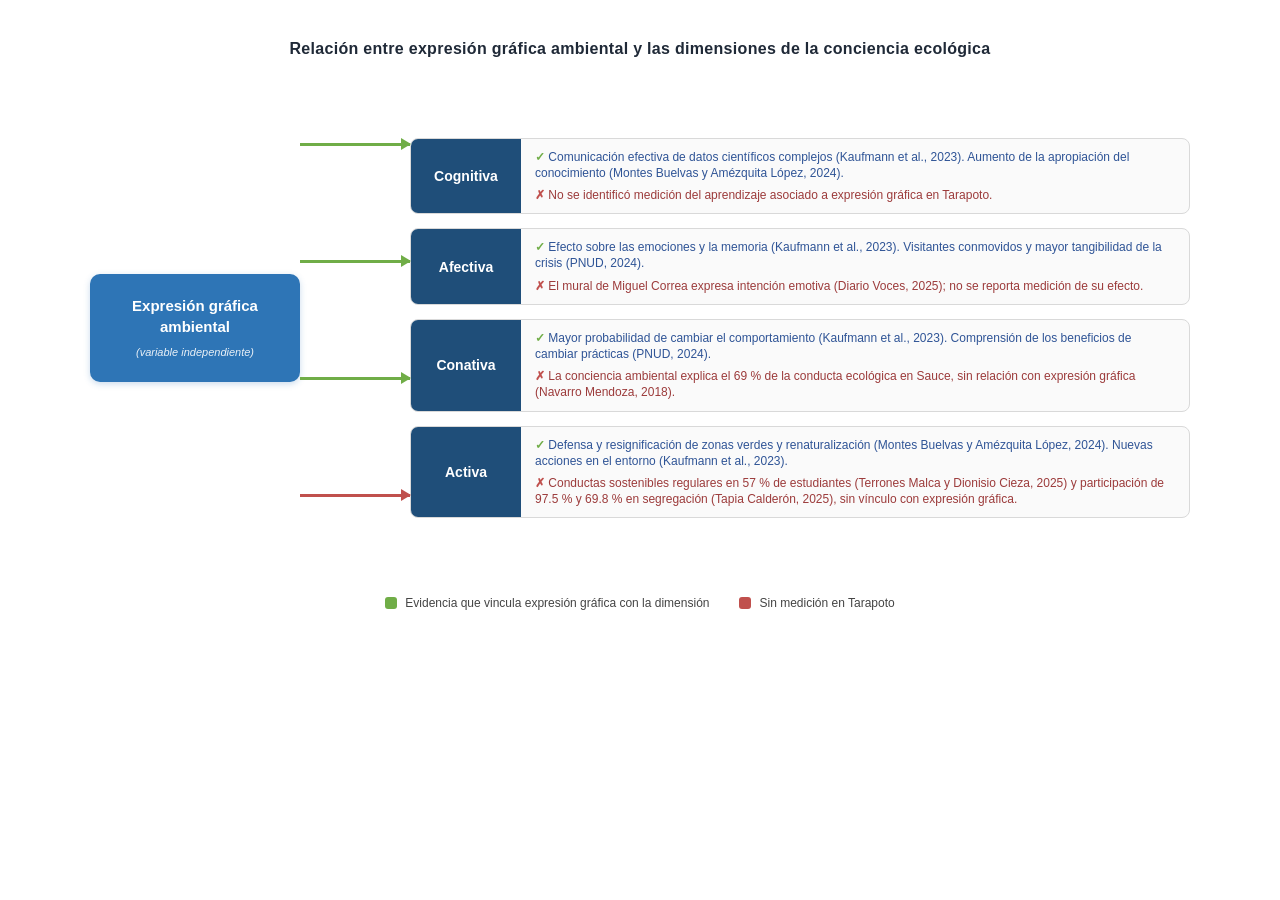
<file: js/figura4.html>
<!DOCTYPE html>
<html lang="es">
<head>
<meta charset="UTF-8">
<title>Figura 4 - Evidencia por dimensión</title>
<style>
  * { box-sizing: border-box; margin: 0; padding: 0; }
  body {
    font-family: 'Calibri', 'Segoe UI', Arial, sans-serif;
    background: #FFFFFF;
    padding: 40px 30px;
    display: flex;
    justify-content: center;
  }
  .canvas {
    width: 1100px;
    background: #FFFFFF;
  }
  .title {
    text-align: center;
    font-size: 16px;
    font-weight: 700;
    color: #1F2937;
    margin-bottom: 30px;
    letter-spacing: 0.3px;
  }
  .container {
    display: flex;
    align-items: center;
    gap: 0;
  }
  /* Caja izquierda: variable independiente */
  .variable-box {
    width: 210px;
    background: #2E75B6;
    color: #FFFFFF;
    border-radius: 10px;
    padding: 22px 16px;
    text-align: center;
    font-weight: 700;
    font-size: 15px;
    line-height: 1.35;
    box-shadow: 0 2px 6px rgba(46,117,182,0.25);
    flex-shrink: 0;
  }
  .variable-box small {
    display: block;
    font-size: 11px;
    font-weight: 400;
    margin-top: 8px;
    opacity: 0.9;
    font-style: italic;
  }
  /* Zona de flechas */
  .arrows {
    width: 110px;
    position: relative;
    height: 480px;
    flex-shrink: 0;
  }
  .arrow {
    position: absolute;
    left: 0;
    width: 100%;
    height: 2.5px;
    background: #70AD47;
  }
  .arrow::after {
    content: '';
    position: absolute;
    right: -1px;
    top: -5px;
    width: 0;
    height: 0;
    border-left: 10px solid #70AD47;
    border-top: 6px solid transparent;
    border-bottom: 6px solid transparent;
  }
  .arrow.red { background: #C0504D; }
  .arrow.red::after { border-left-color: #C0504D; }
  /* Cajas de dimensiones */
  .dimensions {
    flex: 1;
    display: flex;
    flex-direction: column;
    gap: 14px;
  }
  .dim {
    display: flex;
    border-radius: 8px;
    overflow: hidden;
    border: 1.5px solid #D9D9D9;
    background: #FAFAFA;
  }
  .dim-name {
    width: 110px;
    background: #1F4E79;
    color: #FFFFFF;
    display: flex;
    align-items: center;
    justify-content: center;
    font-weight: 700;
    font-size: 14px;
    text-align: center;
    padding: 10px 6px;
    flex-shrink: 0;
  }
  .dim-content {
    flex: 1;
    padding: 10px 14px;
    display: flex;
    flex-direction: column;
    gap: 6px;
  }
  .row-intl {
    font-size: 12px;
    color: #2F5496;
    line-height: 1.35;
  }
  .row-intl::before {
    content: '✓ ';
    color: #70AD47;
    font-weight: 700;
  }
  .row-tarapoto {
    font-size: 12px;
    color: #9C3B3B;
    line-height: 1.35;
  }
  .row-tarapoto::before {
    content: '✗ ';
    color: #C0504D;
    font-weight: 700;
  }
  /* Leyenda */
  .legend {
    margin-top: 28px;
    display: flex;
    justify-content: center;
    gap: 30px;
    font-size: 12px;
    color: #444;
  }
  .legend span {
    display: flex;
    align-items: center;
    gap: 8px;
  }
  .dot {
    width: 12px;
    height: 12px;
    border-radius: 3px;
  }
  .dot.green { background: #70AD47; }
  .dot.red { background: #C0504D; }
</style>
</head>
<body>

<div class="canvas">
  <div class="title">Relación entre expresión gráfica ambiental y las dimensiones de la conciencia ecológica</div>

  <div class="container">
    <!-- Caja variable independiente -->
    <div class="variable-box">
      Expresión gráfica ambiental
      <small>(variable independiente)</small>
    </div>

    <!-- Zona de flechas -->
    <div class="arrows">
      <div class="arrow" style="top: 55px;"></div>
      <div class="arrow" style="top: 172px;"></div>
      <div class="arrow" style="top: 289px;"></div>
      <div class="arrow red" style="top: 406px;"></div>
    </div>

    <!-- Cajas de dimensiones -->
    <div class="dimensions">
      <div class="dim">
        <div class="dim-name">Cognitiva</div>
        <div class="dim-content">
          <div class="row-intl">Comunicación efectiva de datos científicos complejos (Kaufmann et al., 2023). Aumento de la apropiación del conocimiento (Montes Buelvas y Amézquita López, 2024).</div>
          <div class="row-tarapoto">No se identificó medición del aprendizaje asociado a expresión gráfica en Tarapoto.</div>
        </div>
      </div>

      <div class="dim">
        <div class="dim-name">Afectiva</div>
        <div class="dim-content">
          <div class="row-intl">Efecto sobre las emociones y la memoria (Kaufmann et al., 2023). Visitantes conmovidos y mayor tangibilidad de la crisis (PNUD, 2024).</div>
          <div class="row-tarapoto">El mural de Miguel Correa expresa intención emotiva (Diario Voces, 2025); no se reporta medición de su efecto.</div>
        </div>
      </div>

      <div class="dim">
        <div class="dim-name">Conativa</div>
        <div class="dim-content">
          <div class="row-intl">Mayor probabilidad de cambiar el comportamiento (Kaufmann et al., 2023). Comprensión de los beneficios de cambiar prácticas (PNUD, 2024).</div>
          <div class="row-tarapoto">La conciencia ambiental explica el 69 % de la conducta ecológica en Sauce, sin relación con expresión gráfica (Navarro Mendoza, 2018).</div>
        </div>
      </div>

      <div class="dim">
        <div class="dim-name">Activa</div>
        <div class="dim-content">
          <div class="row-intl">Defensa y resignificación de zonas verdes y renaturalización (Montes Buelvas y Amézquita López, 2024). Nuevas acciones en el entorno (Kaufmann et al., 2023).</div>
          <div class="row-tarapoto">Conductas sostenibles regulares en 57 % de estudiantes (Terrones Malca y Dionisio Cieza, 2025) y participación de 97.5 % y 69.8 % en segregación (Tapia Calderón, 2025), sin vínculo con expresión gráfica.</div>
        </div>
      </div>
    </div>
  </div>

  <div class="legend">
    <span><div class="dot green"></div> Evidencia que vincula expresión gráfica con la dimensión</span>
    <span><div class="dot red"></div> Sin medición en Tarapoto</span>
  </div>
</div>

</body>
</html>
</file>
